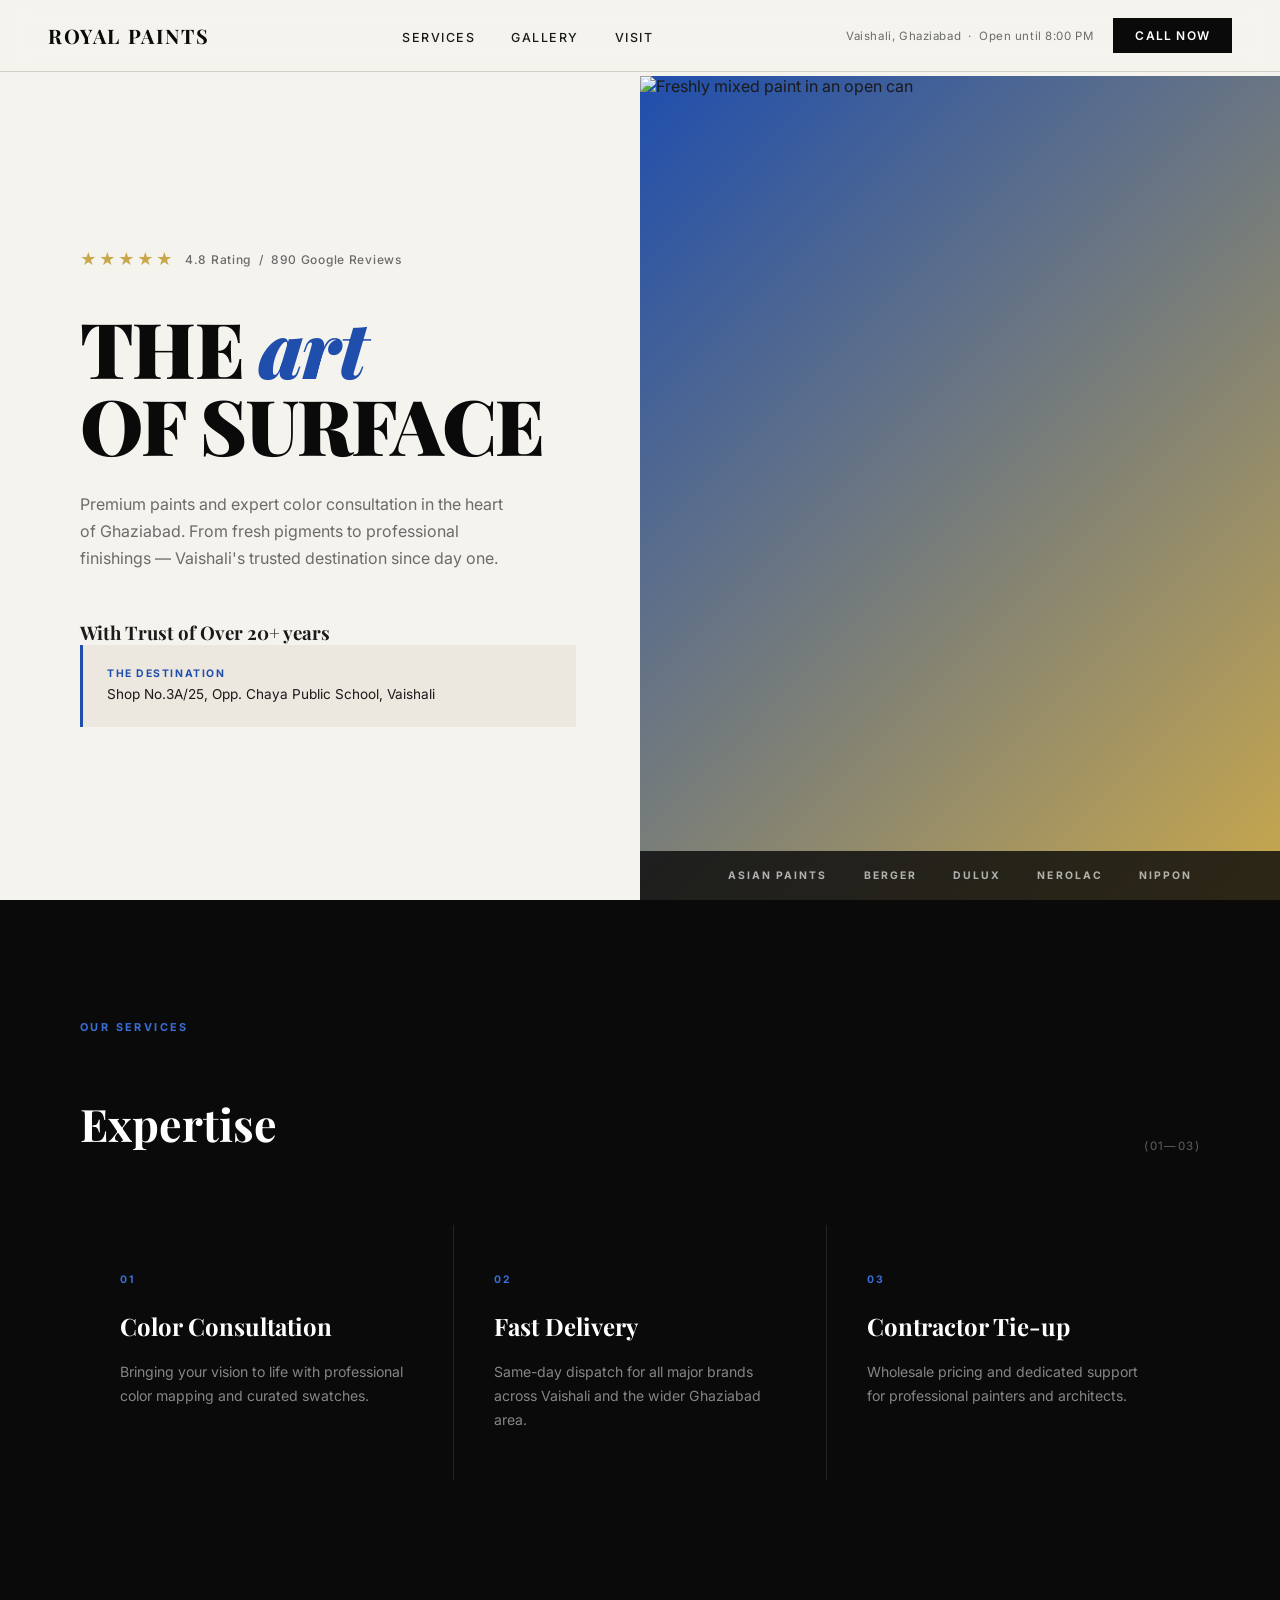
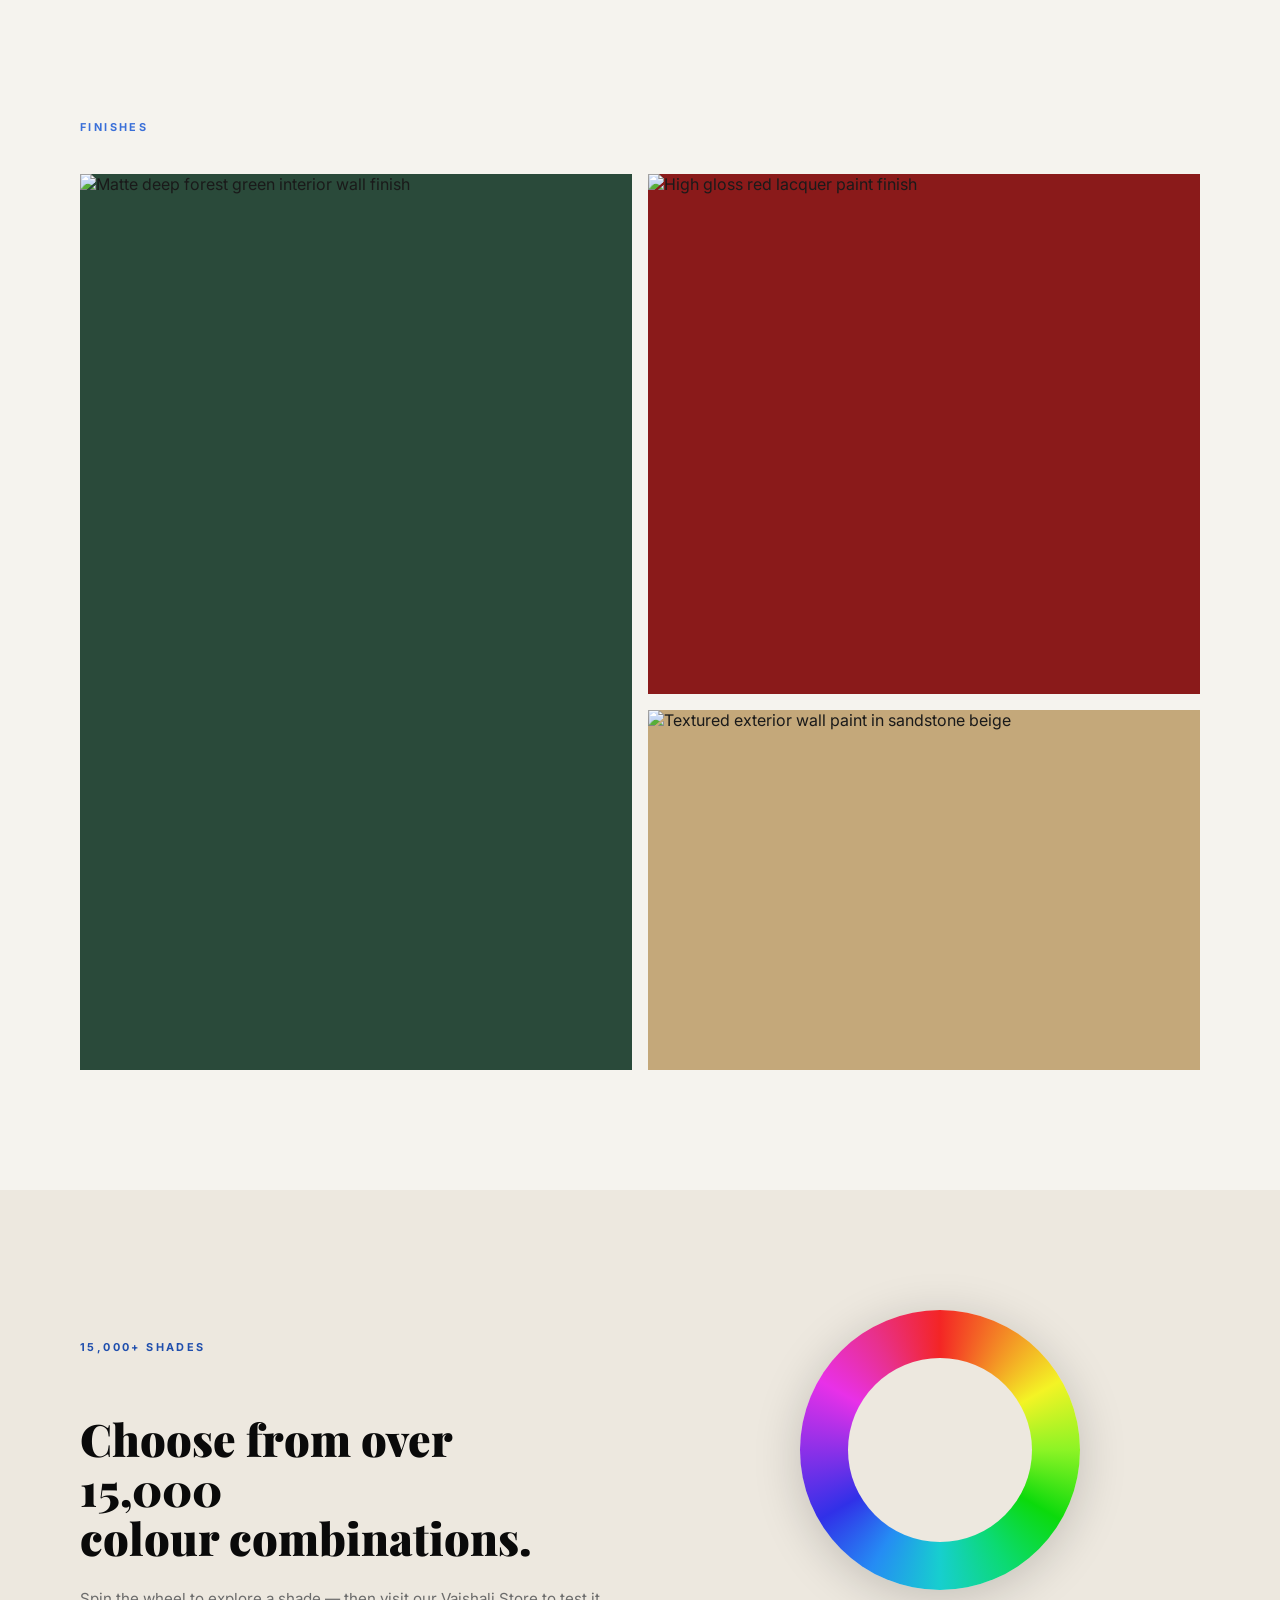
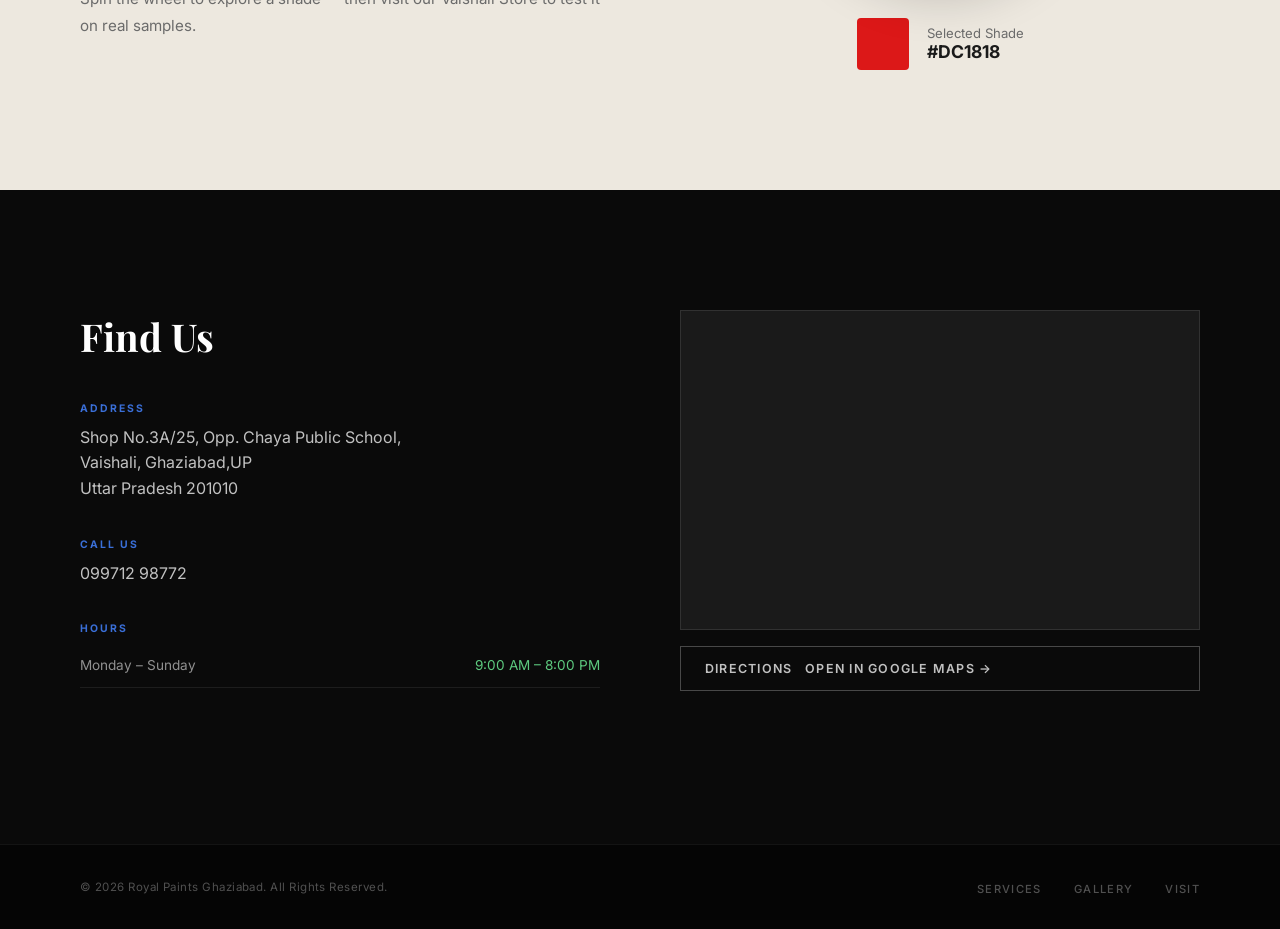
<file: index.html>
<!DOCTYPE html>
<html lang="en">
<head>
  <meta charset="UTF-8" />
  <meta name="viewport" content="width=device-width, initial-scale=1.0" />
  <title>Royal Paints — Premium Paint Store in Vaishali, Ghaziabad</title>
  <meta name="description" content="Royal Paints in Vaishali, Ghaziabad — premium paints, expert color consultation, and fast delivery. Asian Paints, Berger, Dulux, Nerolac. Call 099712 98772." />
  <link rel="preconnect" href="https://fonts.googleapis.com" />
  <link rel="preconnect" href="https://fonts.gstatic.com" crossorigin />
  <link href="https://fonts.googleapis.com/css2?family=Playfair+Display:ital,wght@0,400;0,700;0,900;1,400&family=Inter:wght@300;400;500;600&display=swap" rel="stylesheet" />
  <style>
    *, *::before, *::after { box-sizing: border-box; margin: 0; padding: 0; }

    :root {
      --black: #0a0a0a;
      --off-white: #f5f3ee;
      --cream: #ede8df;
      --accent: #1F4EAD;
      --accent-light: #3a6fd8;
      --gold: #c9a84c;
      --text: #1a1a1a;
      --muted: #6b6b6b;
      --border: #d4cfc6;
    }

    html { scroll-behavior: smooth; }

    body {
      font-family: 'Inter', sans-serif;
      background: var(--off-white);
      color: var(--text);
      overflow-x: hidden;
    }

    /* ── NAV ── */
    nav {
      position: fixed;
      top: 0; left: 0; right: 0;
      z-index: 100;
      display: flex;
      align-items: center;
      justify-content: space-between;
      padding: 18px 48px;
      background: rgba(245, 243, 238, 0.92);
      backdrop-filter: blur(12px);
      border-bottom: 1px solid var(--border);
    }

    .nav-logo {
      font-family: 'Playfair Display', serif;
      font-size: 1.25rem;
      font-weight: 700;
      letter-spacing: 0.08em;
      color: var(--black);
      text-transform: uppercase;
    }

    .nav-links {
      display: flex;
      gap: 36px;
      list-style: none;
    }

    .nav-links a {
      font-size: 0.78rem;
      font-weight: 500;
      letter-spacing: 0.12em;
      text-transform: uppercase;
      color: var(--text);
      text-decoration: none;
      transition: color 0.2s;
    }

    .nav-links a:hover { color: var(--accent); }

    .nav-right {
      display: flex;
      align-items: center;
      gap: 20px;
    }

    .nav-location {
      font-size: 0.72rem;
      color: var(--muted);
      letter-spacing: 0.05em;
    }

    .btn-call {
      background: var(--black);
      color: #fff;
      font-size: 0.75rem;
      font-weight: 600;
      letter-spacing: 0.1em;
      text-transform: uppercase;
      padding: 10px 22px;
      text-decoration: none;
      transition: background 0.2s;
    }

    .btn-call:hover { background: var(--accent); }

    /* ── HERO ── */
    .hero {
      min-height: 100vh;
      display: grid;
      grid-template-columns: 1fr 1fr;
      padding-top: 76px;
    }

    .hero-left {
      display: flex;
      flex-direction: column;
      justify-content: center;
      padding: 80px 64px 80px 80px;
    }

    .hero-rating {
      display: flex;
      align-items: center;
      gap: 10px;
      margin-bottom: 40px;
    }

    .stars { color: var(--gold); font-size: 1rem; letter-spacing: 2px; }

    .rating-text {
      font-size: 0.75rem;
      font-weight: 500;
      color: var(--muted);
      letter-spacing: 0.06em;
    }

    .hero-headline {
      font-family: 'Playfair Display', serif;
      font-size: clamp(3.2rem, 6vw, 5.5rem);
      font-weight: 900;
      line-height: 1.0;
      letter-spacing: -0.02em;
      color: var(--black);
      margin-bottom: 28px;
    }

    .hero-headline em {
      font-style: italic;
      color: var(--accent);
    }

    .hero-headline span.art { text-transform: uppercase; }

    .hero-sub {
      font-size: 1rem;
      color: var(--muted);
      line-height: 1.7;
      max-width: 440px;
      margin-bottom: 48px;
    }

    .hero-address {
      display: flex;
      align-items: flex-start;
      gap: 14px;
      padding: 22px 24px;
      background: var(--cream);
      border-left: 3px solid var(--accent);
    }

    .address-label {
      font-size: 0.65rem;
      font-weight: 700;
      letter-spacing: 0.15em;
      text-transform: uppercase;
      color: var(--accent);
      margin-bottom: 4px;
    }

    .address-text {
      font-size: 0.85rem;
      color: var(--text);
      line-height: 1.5;
    }

    .hero-right {
      position: relative;
      overflow: hidden;
    }

    .hero-right img {
      width: 100%;
      height: 100%;
      object-fit: cover;
      display: block;
    }

    .hero-brands {
      position: absolute;
      bottom: 0; left: 0; right: 0;
      background: rgba(10,10,10,0.82);
      backdrop-filter: blur(6px);
      display: flex;
      align-items: center;
      justify-content: center;
      gap: 36px;
      padding: 18px 32px;
    }

    .brand-tag {
      font-size: 0.65rem;
      font-weight: 700;
      letter-spacing: 0.2em;
      text-transform: uppercase;
      color: rgba(255,255,255,0.65);
    }

    /* ── SERVICES ── */
    #services {
      padding: 120px 80px;
      background: var(--black);
      color: #fff;
    }

    .section-eyebrow {
      font-size: 0.68rem;
      font-weight: 700;
      letter-spacing: 0.22em;
      text-transform: uppercase;
      color: var(--accent-light);
      margin-bottom: 60px;
    }

    .services-header {
      display: flex;
      align-items: flex-end;
      justify-content: space-between;
      margin-bottom: 72px;
    }

    .services-title {
      font-family: 'Playfair Display', serif;
      font-size: clamp(2rem, 3.5vw, 3rem);
      font-weight: 700;
      color: #fff;
    }

    .services-label {
      font-size: 0.72rem;
      letter-spacing: 0.12em;
      text-transform: uppercase;
      color: rgba(255,255,255,0.35);
    }

    .services-grid {
      display: grid;
      grid-template-columns: repeat(3, 1fr);
      gap: 1px;
      background: rgba(255,255,255,0.1);
    }

    .service-card {
      background: var(--black);
      padding: 48px 40px;
      transition: background 0.25s;
    }

    .service-card:hover { background: #111; }

    .service-num {
      font-size: 0.65rem;
      font-weight: 700;
      letter-spacing: 0.2em;
      text-transform: uppercase;
      color: var(--accent-light);
      margin-bottom: 24px;
    }

    .service-name {
      font-family: 'Playfair Display', serif;
      font-size: 1.5rem;
      font-weight: 700;
      color: #fff;
      margin-bottom: 18px;
    }

    .service-desc {
      font-size: 0.88rem;
      line-height: 1.7;
      color: rgba(255,255,255,0.5);
    }

    /* ── GALLERY ── */
    #gallery {
      padding: 120px 80px;
    }

    .gallery-grid {
      display: grid;
      grid-template-columns: 1fr 1fr;
      grid-template-rows: 520px 360px;
      gap: 16px;
    }

    .gallery-main {
      grid-row: span 2;
      overflow: hidden;
    }

    .gallery-main img, .gallery-thumb img {
      width: 100%;
      height: 100%;
      object-fit: cover;
      display: block;
      transition: transform 0.5s ease;
    }

    .gallery-main:hover img, .gallery-thumb:hover img { transform: scale(1.03); }

    .gallery-thumb { overflow: hidden; }

    /* ── COLOR PICKER ── */
    .color-section {
      padding: 120px 80px;
      background: var(--cream);
      display: grid;
      grid-template-columns: 1fr 1fr;
      gap: 80px;
      align-items: center;
    }

    .color-left h2 {
      font-family: 'Playfair Display', serif;
      font-size: clamp(2.2rem, 3.5vw, 3.2rem);
      font-weight: 900;
      line-height: 1.1;
      color: var(--black);
      margin-bottom: 24px;
    }

    .color-left p {
      font-size: 0.95rem;
      line-height: 1.75;
      color: var(--muted);
    }

    .color-wheel-wrapper {
      display: flex;
      flex-direction: column;
      align-items: center;
      gap: 28px;
    }

    .color-wheel-ring {
      width: 280px;
      height: 280px;
      border-radius: 50%;
      background: conic-gradient(
        hsl(0,90%,55%),
        hsl(30,90%,55%),
        hsl(60,90%,55%),
        hsl(90,90%,55%),
        hsl(120,90%,45%),
        hsl(150,90%,45%),
        hsl(180,80%,45%),
        hsl(210,90%,55%),
        hsl(240,80%,55%),
        hsl(270,80%,55%),
        hsl(300,80%,55%),
        hsl(330,80%,55%),
        hsl(360,90%,55%)
      );
      position: relative;
      cursor: crosshair;
      box-shadow: 0 8px 48px rgba(0,0,0,0.18);
    }

    .color-wheel-ring::after {
      content: '';
      position: absolute;
      inset: 48px;
      border-radius: 50%;
      background: var(--cream);
    }

    .color-chip {
      display: flex;
      align-items: center;
      gap: 18px;
    }

    .chip-swatch {
      width: 52px;
      height: 52px;
      border-radius: 4px;
      background: var(--accent);
      transition: background 0.3s;
    }

    .chip-info { font-size: 0.82rem; color: var(--muted); }
    .chip-hex { font-family: 'Inter', monospace; font-weight: 700; font-size: 1.1rem; color: var(--text); }

    /* ── CONTACT ── */
    #contact {
      padding: 120px 80px;
      background: var(--black);
      color: #fff;
      display: grid;
      grid-template-columns: 1fr 1fr;
      gap: 80px;
      align-items: start;
    }

    .contact-left h2 {
      font-family: 'Playfair Display', serif;
      font-size: clamp(2rem, 3vw, 2.8rem);
      font-weight: 700;
      color: #fff;
      margin-bottom: 40px;
    }

    .contact-block {
      margin-bottom: 36px;
    }

    .contact-label {
      font-size: 0.65rem;
      font-weight: 700;
      letter-spacing: 0.2em;
      text-transform: uppercase;
      color: var(--accent-light);
      margin-bottom: 10px;
    }

    .contact-value {
      font-size: 1rem;
      line-height: 1.6;
      color: rgba(255,255,255,0.75);
    }

    .contact-value a {
      color: rgba(255,255,255,0.75);
      text-decoration: none;
    }

    .contact-value a:hover { color: #fff; }

    .hours-row {
      display: flex;
      justify-content: space-between;
      padding: 10px 0;
      border-bottom: 1px solid rgba(255,255,255,0.08);
      font-size: 0.85rem;
      color: rgba(255,255,255,0.55);
    }

    .hours-row .open { color: #5dca7f; }

    .contact-right {
      display: flex;
      flex-direction: column;
      gap: 16px;
    }

    .map-placeholder {
      width: 100%;
      height: 320px;
      background: #1a1a1a;
      border: 1px solid rgba(255,255,255,0.1);
      display: flex;
      align-items: center;
      justify-content: center;
      position: relative;
      overflow: hidden;
    }

    .map-placeholder iframe {
      width: 100%; height: 100%; border: none; filter: grayscale(0.4) invert(0.85) hue-rotate(180deg);
    }

    .btn-directions {
      display: inline-flex;
      align-items: center;
      gap: 10px;
      background: transparent;
      border: 1px solid rgba(255,255,255,0.25);
      color: rgba(255,255,255,0.75);
      font-size: 0.78rem;
      font-weight: 600;
      letter-spacing: 0.1em;
      text-transform: uppercase;
      padding: 14px 24px;
      text-decoration: none;
      transition: all 0.2s;
    }

    .btn-directions:hover { background: var(--accent); border-color: var(--accent); color: #fff; }

    /* ── FOOTER ── */
    footer {
      background: #050505;
      padding: 32px 80px;
      display: flex;
      align-items: center;
      justify-content: space-between;
      border-top: 1px solid rgba(255,255,255,0.06);
    }

    .footer-copy {
      font-size: 0.72rem;
      color: rgba(255,255,255,0.3);
      letter-spacing: 0.04em;
    }

    .footer-links {
      display: flex;
      gap: 32px;
      list-style: none;
    }

    .footer-links a {
      font-size: 0.7rem;
      font-weight: 500;
      letter-spacing: 0.12em;
      text-transform: uppercase;
      color: rgba(255,255,255,0.3);
      text-decoration: none;
      transition: color 0.2s;
    }

    .footer-links a:hover { color: rgba(255,255,255,0.7); }

    /* ── RESPONSIVE ── */
    @media (max-width: 900px) {
      nav { padding: 16px 24px; }
      .nav-links { display: none; }
      .nav-location { display: none; }

      .hero { grid-template-columns: 1fr; min-height: auto; }
      .hero-left { padding: 48px 24px; }
      .hero-right { height: 320px; }

      #services { padding: 72px 24px; }
      .services-grid { grid-template-columns: 1fr; }
      .services-header { flex-direction: column; align-items: flex-start; gap: 8px; }

      #gallery { padding: 72px 24px; }
      .gallery-grid { grid-template-columns: 1fr; grid-template-rows: auto; }
      .gallery-main { grid-row: span 1; height: 300px; }
      .gallery-thumb { height: 220px; }

      .color-section { grid-template-columns: 1fr; padding: 72px 24px; gap: 48px; }

      #contact { grid-template-columns: 1fr; padding: 72px 24px; gap: 48px; }

      footer { flex-direction: column; gap: 16px; padding: 24px; text-align: center; }
    }
    h3{
      font-family: 'Playfair Display', serif;

    }
  </style>
</head>
<body>

<!-- ── NAV ── -->
<nav>
  <div class="nav-logo">Royal Paints</div>
  <ul class="nav-links">
    <li><a href="#services">Services</a></li>
    <li><a href="#gallery">Gallery</a></li>
    <li><a href="#contact">Visit</a></li>
  </ul>
  <div class="nav-right">
    <span class="nav-location">Vaishali, Ghaziabad &nbsp;·&nbsp; Open until 8:00 PM</span>
    <a class="btn-call" href="tel:09971298772">Call Now</a>
  </div>
</nav>

<!-- ── HERO ── -->
<section class="hero">
  <div class="hero-left">
    <div class="hero-rating">
      <span class="stars">★★★★★</span>
      <span class="rating-text">4.8 Rating &nbsp;/&nbsp; 890 Google Reviews</span>
    </div>

    <h1 class="hero-headline">
      THE <em>art</em><br>
      <span class="art">OF SURFACE</span>
    </h1>

    <p class="hero-sub">
      Premium paints and expert color consultation in the heart of Ghaziabad.
      From fresh pigments to professional finishings — Vaishali's trusted destination since day one.
    </p>
    <h3>With Trust of Over 20+ years</h3>

    <div class="hero-address">
      <div>
        <div class="address-label">The Destination</div>
        <div class="address-text">Shop No.3A/25, Opp. Chaya Public School, Vaishali</div>
      </div>
    </div>
  </div>

  <div class="hero-right">
    <img
      src="https://royalpaints.lovable.app/assets/hero-paint-GdsQw3n-.jpg"
      alt="Freshly mixed paint in an open can"
      onerror="this.style.background='linear-gradient(135deg,#1F4EAD 0%,#c9a84c 100%)';this.removeAttribute('src')"
    />
    <div class="hero-brands">
      <span class="brand-tag">Asian Paints</span>
      <span class="brand-tag">Berger</span>
      <span class="brand-tag">Dulux</span>
      <span class="brand-tag">Nerolac</span>
      <span class="brand-tag">Nippon</span>
    </div>
  </div>
</section>

<!-- ── SERVICES ── -->
<section id="services">
  <div class="section-eyebrow">Our Services</div>
  <div class="services-header">
    <h2 class="services-title">Expertise</h2>
    <span class="services-label">(01—03)</span>
  </div>
  <div class="services-grid">
    <div class="service-card">
      <div class="service-num">01</div>
      <div class="service-name">Color Consultation</div>
      <p class="service-desc">Bringing your vision to life with professional color mapping and curated swatches.</p>
    </div>
    <div class="service-card">
      <div class="service-num">02</div>
      <div class="service-name">Fast Delivery</div>
      <p class="service-desc">Same-day dispatch for all major brands across Vaishali and the wider Ghaziabad area.</p>
    </div>
    <div class="service-card">
      <div class="service-num">03</div>
      <div class="service-name">Contractor Tie-up</div>
      <p class="service-desc">Wholesale pricing and dedicated support for professional painters and architects.</p>
    </div>
  </div>
</section>

<!-- ── GALLERY ── -->
<section id="gallery">
  <div class="section-eyebrow" style="margin-bottom:40px;">Finishes</div>
  <div class="gallery-grid">
    <div class="gallery-main">
      <img
        src="https://royalpaints.lovable.app/assets/finish-matte-D2M4fE_w.jpg"
        alt="Matte deep forest green interior wall finish"
        onerror="this.style.background='#2a4a3a';this.removeAttribute('src')"
      />
    </div>
    <div class="gallery-thumb">
      <img
        src="https://royalpaints.lovable.app/assets/finish-gloss-CsJoF4FB.jpg"
        alt="High gloss red lacquer paint finish"
        onerror="this.style.background='#8a1a1a';this.removeAttribute('src')"
      />
    </div>
    <div class="gallery-thumb">
      <img
        src="https://royalpaints.lovable.app/assets/finish-textured-B41bE3mF.jpg"
        alt="Textured exterior wall paint in sandstone beige"
        onerror="this.style.background='#c4a87a';this.removeAttribute('src')"
      />
    </div>
  </div>
</section>

<!-- ── COLOR PICKER ── -->
<section class="color-section">
  <div class="color-left">
    <div class="section-eyebrow" style="color:var(--accent);">15,000+ Shades</div>
    <h2>Choose from over 15,000<br>colour combinations.</h2>
    <p>Spin the wheel to explore a shade — then visit our Vaishali Store to test it on real samples.</p>
  </div>
  <div class="color-wheel-wrapper">
    <div class="color-wheel-ring" id="colorWheel" title="Click to pick a shade"></div>
    <div class="color-chip">
      <div class="chip-swatch" id="chipSwatch"></div>
      <div>
        <div class="chip-info">Selected Shade</div>
        <div class="chip-hex" id="chipHex">#1F4EAD</div>
      </div>
    </div>
  </div>
</section>

<!-- ── CONTACT ── -->
<section id="contact">
  <div class="contact-left">
    <h2>Find Us</h2>

    <div class="contact-block">
      <div class="contact-label">Address</div>
      <div class="contact-value">
        Shop No.3A/25, Opp. Chaya Public School,<br>
        Vaishali, Ghaziabad,UP<br>
        Uttar Pradesh 201010
      </div>
    </div>

    <div class="contact-block">
      <div class="contact-label">Call Us</div>
      <div class="contact-value"><a href="tel:09971298772">099712 98772</a></div>
    </div>

    <div class="contact-block">
      <div class="contact-label">Hours</div>
      <div class="contact-value">
        <div class="hours-row"><span>Monday – Sunday</span><span class="open">9:00 AM – 8:00 PM</span></div>
      </div>
    </div>
  </div>

  <div class="contact-right">
    <div class="map-placeholder">
      <iframe
        title="Royal Paints location"
        src="https://www.google.com/maps?q=Royal+Paints+Vaishali+Ghaziabad+Uttar+Pradesh&output=embed"
        allowfullscreen
        loading="lazy"
      ></iframe>
    </div>
    <a
      class="btn-directions"
      href="https://www.google.com/maps/search/?api=1&query=Royal+Paints+Vaishali+Ghaziabad"
      target="_blank"
      rel="noopener"
    >
      Directions &nbsp; Open in Google Maps →
    </a>
  </div>
</section>

<!-- ── FOOTER ── -->
<footer>
  <span class="footer-copy">© 2026 Royal Paints Ghaziabad. All Rights Reserved.</span>
  <ul class="footer-links">
    <li><a href="#services">Services</a></li>
    <li><a href="#gallery">Gallery</a></li>
    <li><a href="#contact">Visit</a></li>
  </ul>
</footer>

<script>
  // Simple color-wheel interaction
  const hues = [0,20,40,60,90,120,150,180,210,240,270,300,330];
  const sats = [90,80,75];

  const wheel = document.getElementById('colorWheel');
  const swatch = document.getElementById('chipSwatch');
  const hex = document.getElementById('chipHex');

  function hslToHex(h, s, l) {
    s /= 100; l /= 100;
    const a = s * Math.min(l, 1 - l);
    const f = n => {
      const k = (n + h / 30) % 12;
      const color = l - a * Math.max(Math.min(k - 3, 9 - k, 1), -1);
      return Math.round(255 * color).toString(16).padStart(2, '0');
    };
    return `#${f(0)}${f(8)}${f(4)}`;
  }

  let idx = 0;
  const palette = hues.flatMap(h => sats.map(s => hslToHex(h, s, 48)));

  // Initialise with accent colour
  swatch.style.background = '#1F4EAD';

  wheel.addEventListener('click', () => {
    idx = (idx + 1) % palette.length;
    const color = palette[idx];
    swatch.style.background = color;
    hex.textContent = color.toUpperCase();
  });

  // Auto-spin on load
  setInterval(() => {
    idx = (idx + 1) % palette.length;
    const color = palette[idx];
    swatch.style.background = color;
    hex.textContent = color.toUpperCase();
  }, 2000);
</script>

</body>
</html>
</file>
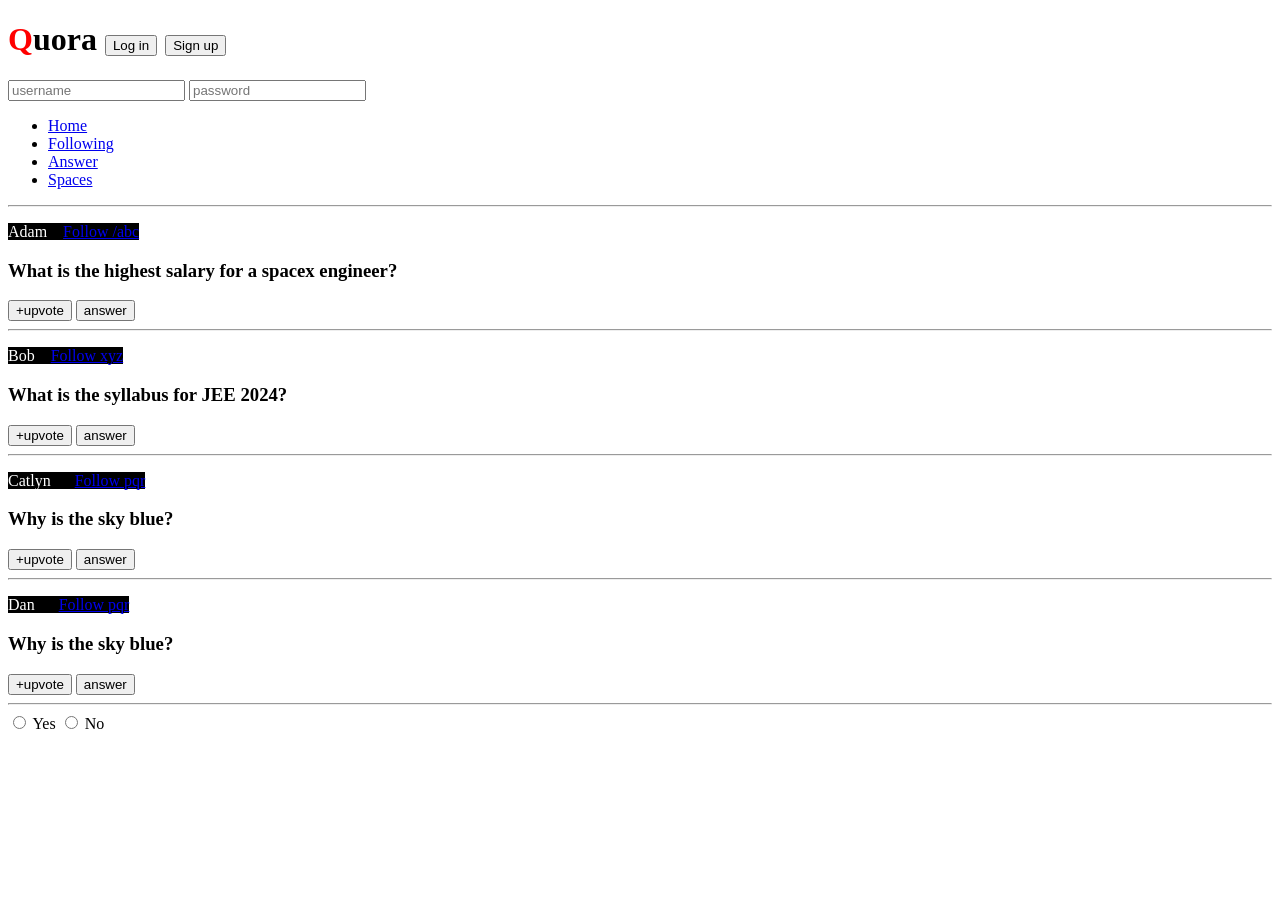
<file: index2.html>
<!DOCTYPE html>
<html lang="en">
  <head>
    <meta charset="UTF-8" />
    <meta http-equiv="X-UA-Compatible" content="IE=edge" />
    <meta name="viewport" content="width=device-width, initial-scale=1.0" />
    <title>CSS Chapter2</title>
    <link rel="stylesheet" href="style.css">
  </head>
  <body>
    <header>
        <h1>Quora 
            <button id="login">Log in</button>
            <button id="signup">Sign up</button>
        </h1>
        <div>
            <input type="text" placeholder="username">
            <input type="password" placeholder="password">
        </div>
        <nav>
            <ul>
                <li><a href="/home">Home</a></li>
                <li><a href="/following">Following</a></li>
                <li><a href="/answer">Answer</a></li>
                <li><a href="/spaces">Spaces</a></li>
            </ul>
        </nav>
        <hr>
    </header>
    <main>
        <p>
        Adam &nbsp;&nbsp;
        <a class="follow" href="/adam">Follow /abc</a></span>
        </p>
        <h3>What is the highest salary for a spacex engineer?</h3>
        <span>
            <button>+upvote</button>
            <button>answer</button>
        </span>
        <hr />

        <p>
        Bob &nbsp;&nbsp;
        <a class="follow" href="/bob">Follow xyz</a>
        </p>
        <h3>What is the syllabus for JEE 2024?</h3>
        <span>
            <button>+upvote</button>
            <button>answer</button>
        </span>
        <hr />

        <p>
        Catlyn &nbsp;&nbsp;&nbsp;&nbsp;
        <a class="follow" href="/catlyn">Follow pqr</a>
        </p>
        <h3>Why is the sky blue?</h3>
        <span>
            <button>+upvote</button>
            <button>answer</button>
        </span>
        <hr />

        <p>
            Dan &nbsp;&nbsp;&nbsp;&nbsp;
            <a class="follow" href="/dan">Follow pqr</a>
            </p>
            <h3>Why is the sky blue?</h3>
            <span>
                <button>+upvote</button>
                <button>answer</button>
            </span>
            <hr />

            <input type="radio" id="yes" name="agree">
            <label for="yes">Yes</label>
            <input type="radio" id="no" name="agree">
            <label for="No">No</label>
            


    </main>
  </body>
</html>
</file>
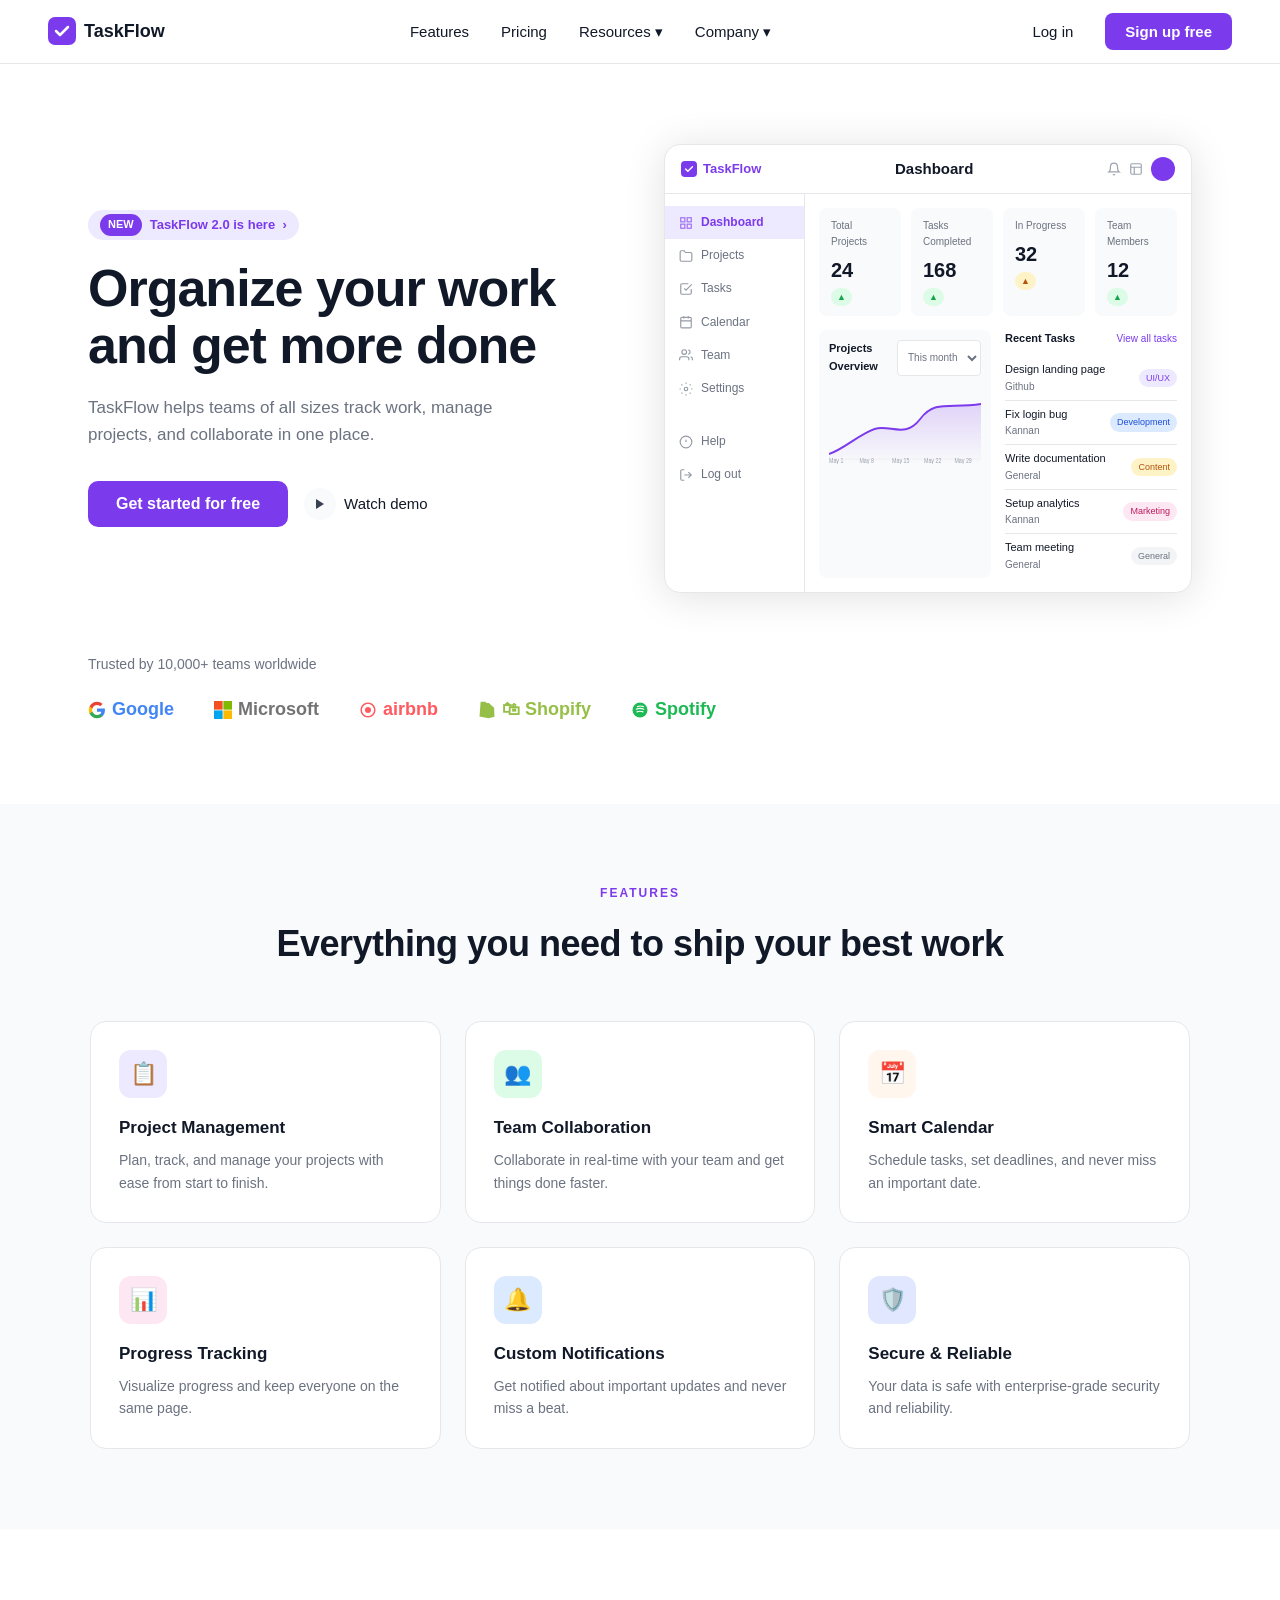
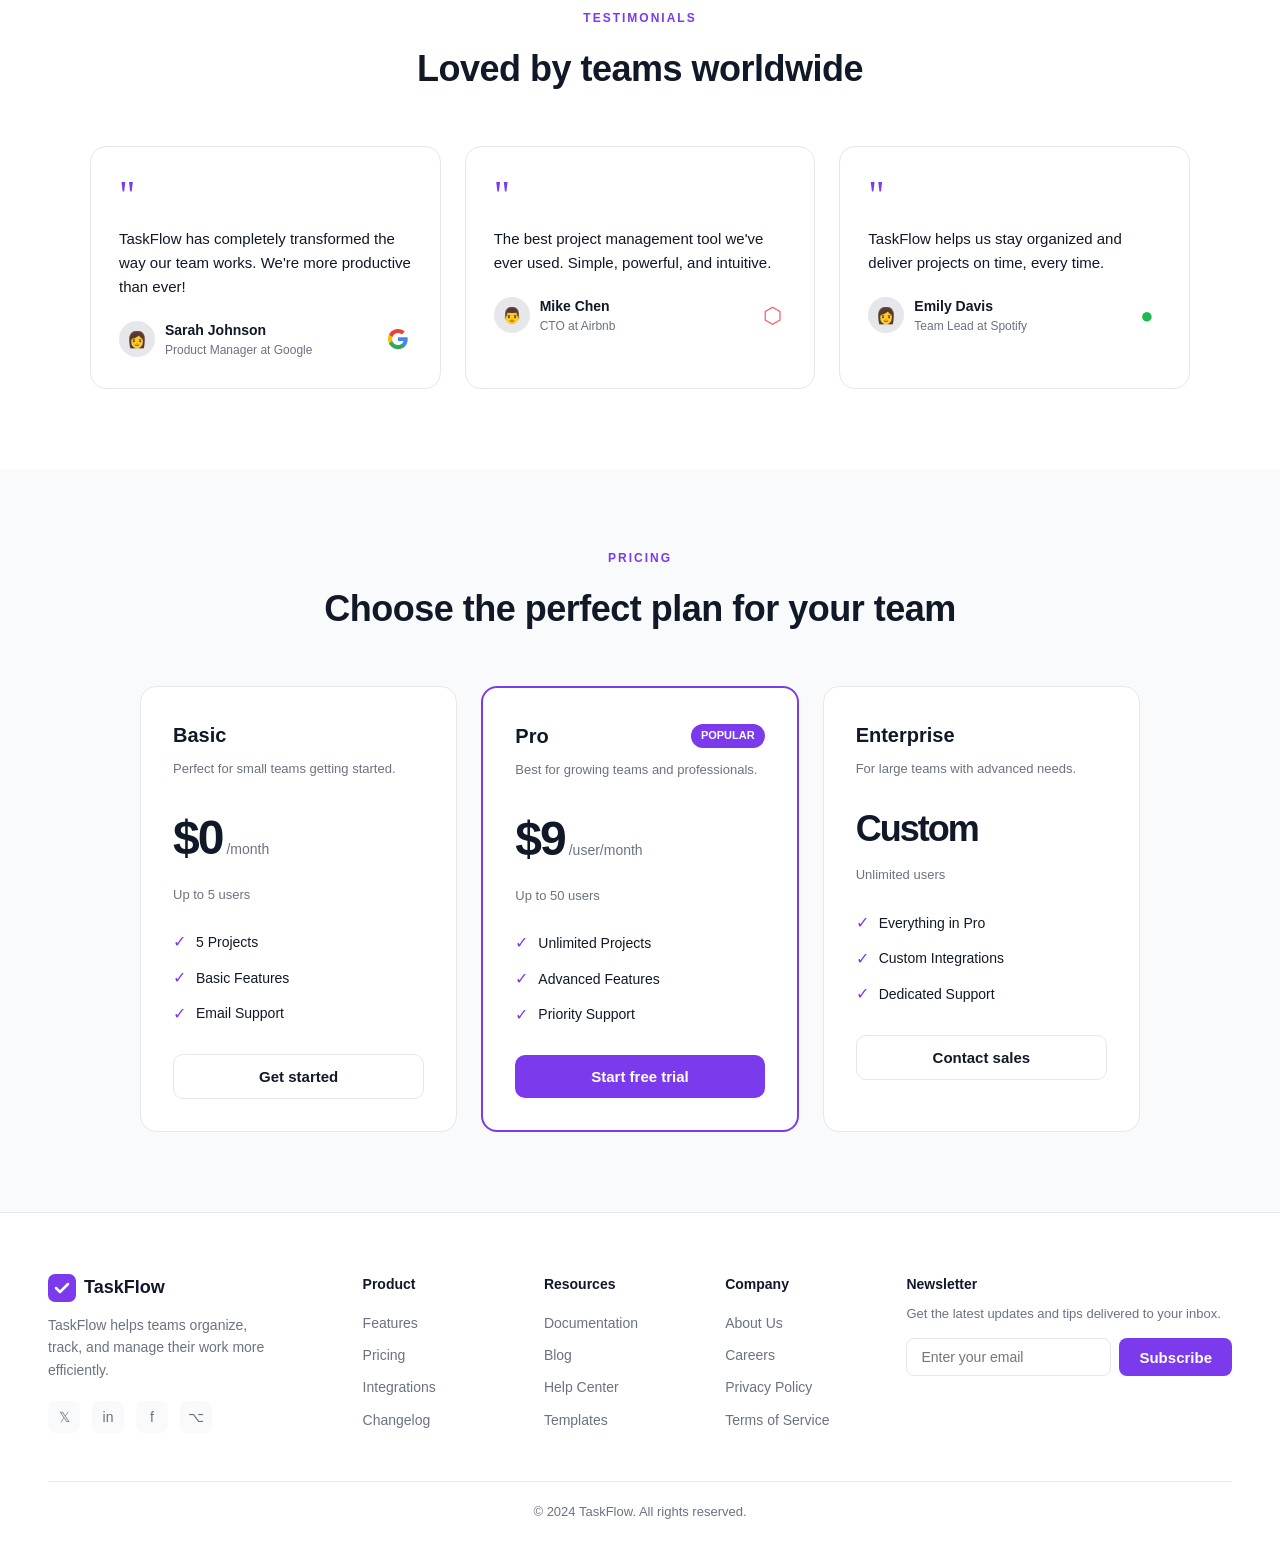
<file: nav.html>
<!DOCTYPE html>
<html lang="en">
<head>
<meta charset="UTF-8" />
<meta name="viewport" content="width=device-width, initial-scale=1.0" />
<title>TaskFlow – Organize your work and get more done</title>
<style>
  *, *::before, *::after { box-sizing: border-box; margin: 0; padding: 0; }

  :root {
    --purple: #7c3aed;
    --purple-light: #ede9fe;
    --purple-dark: #5b21b6;
    --green: #22c55e;
    --orange: #f97316;
    --blue: #3b82f6;
    --pink: #ec4899;
    --yellow: #eab308;
    --text: #111827;
    --muted: #6b7280;
    --border: #e5e7eb;
    --bg: #ffffff;
    --bg-soft: #f9fafb;
  }

  body { font-family: -apple-system, BlinkMacSystemFont, 'Segoe UI', sans-serif; color: var(--text); background: var(--bg); line-height: 1.6; }

  a { text-decoration: none; color: inherit; }

  /* ── NAV ── */
  nav {
    display: flex; align-items: center; justify-content: space-between;
    padding: 0 48px; height: 64px; border-bottom: 1px solid var(--border);
    position: sticky; top: 0; background: #fff; z-index: 100;
  }
  .nav-logo { display: flex; align-items: center; gap: 8px; font-weight: 700; font-size: 18px; }
  .nav-logo svg { width: 28px; height: 28px; }
  .nav-links { display: flex; align-items: center; gap: 32px; font-size: 15px; color: var(--text); }
  .nav-links a { display: flex; align-items: center; gap: 4px; }
  .nav-links a:hover { color: var(--purple); }
  .nav-actions { display: flex; align-items: center; gap: 16px; }
  .btn-ghost { font-size: 15px; color: var(--text); padding: 8px 16px; border-radius: 8px; }
  .btn-ghost:hover { background: var(--bg-soft); }
  .btn-primary { background: var(--purple); color: #fff; padding: 10px 20px; border-radius: 8px; font-size: 15px; font-weight: 600; border: none; cursor: pointer; }
  .btn-primary:hover { background: var(--purple-dark); }

  /* ── HERO ── */
  .hero {
    display: grid; grid-template-columns: 1fr 1fr; gap: 48px; align-items: center;
    max-width: 1200px; margin: 0 auto; padding: 80px 48px 60px;
  }
  .hero-badge {
    display: inline-flex; align-items: center; gap: 8px;
    background: var(--purple-light); color: var(--purple); font-size: 13px; font-weight: 600;
    padding: 4px 12px; border-radius: 99px; margin-bottom: 20px;
  }
  .hero-badge .badge-new { background: var(--purple); color: #fff; padding: 2px 8px; border-radius: 99px; font-size: 11px; }
  .hero h1 { font-size: 52px; font-weight: 800; line-height: 1.1; letter-spacing: -1px; margin-bottom: 20px; }
  .hero p { font-size: 17px; color: var(--muted); margin-bottom: 32px; max-width: 420px; }
  .hero-ctas { display: flex; align-items: center; gap: 16px; }
  .btn-hero { background: var(--purple); color: #fff; padding: 14px 28px; border-radius: 10px; font-size: 16px; font-weight: 600; border: none; cursor: pointer; }
  .btn-hero:hover { background: var(--purple-dark); }
  .btn-demo { display: flex; align-items: center; gap: 8px; font-size: 15px; color: var(--text); font-weight: 500; }
  .btn-demo:hover { color: var(--purple); }
  .play-icon { width: 32px; height: 32px; background: var(--bg-soft); border-radius: 50%; display: flex; align-items: center; justify-content: center; }

  /* ── TRUST ── */
  .trust { max-width: 1200px; margin: 0 auto; padding: 0 48px 80px; }
  .trust p { font-size: 14px; color: var(--muted); margin-bottom: 20px; }
  .trust-logos { display: flex; align-items: center; gap: 40px; flex-wrap: wrap; }
  .trust-logo { font-size: 18px; font-weight: 700; color: #9ca3af; display: flex; align-items: center; gap: 6px; }
  .trust-logo.google { color: #4285f4; }
  .trust-logo.microsoft { color: #737373; }
  .trust-logo.airbnb { color: #ff5a5f; }
  .trust-logo.shopify { color: #96bf48; }
  .trust-logo.spotify { color: #1db954; }

  /* ── DASHBOARD MOCKUP ── */
  .dashboard {
    background: #fff; border-radius: 16px; box-shadow: 0 4px 40px rgba(0,0,0,0.12);
    overflow: hidden; font-size: 12px; border: 1px solid var(--border);
  }
  .dash-top { display: flex; align-items: center; justify-content: space-between; padding: 12px 16px; border-bottom: 1px solid var(--border); }
  .dash-brand { display: flex; align-items: center; gap: 6px; font-weight: 700; font-size: 13px; color: var(--purple); }
  .dash-title { font-size: 15px; font-weight: 700; }
  .dash-icons { display: flex; gap: 8px; align-items: center; }
  .dash-avatar { width: 24px; height: 24px; background: var(--purple); border-radius: 50%; }
  .dash-body { display: grid; grid-template-columns: 140px 1fr; }
  .dash-sidebar { border-right: 1px solid var(--border); padding: 12px 0; }
  .dash-nav-item { padding: 7px 14px; font-size: 12px; color: var(--muted); display: flex; align-items: center; gap: 8px; cursor: pointer; }
  .dash-nav-item.active { color: var(--purple); background: var(--purple-light); border-radius: 0; font-weight: 600; }
  .dash-nav-item svg { width: 14px; height: 14px; opacity: 0.7; }
  .dash-main { padding: 14px; }
  .dash-stats { display: grid; grid-template-columns: repeat(4, 1fr); gap: 10px; margin-bottom: 14px; }
  .stat-card { background: var(--bg-soft); border-radius: 8px; padding: 10px 12px; }
  .stat-label { font-size: 10px; color: var(--muted); margin-bottom: 4px; }
  .stat-val { font-size: 20px; font-weight: 800; }
  .stat-badge { font-size: 9px; padding: 2px 6px; border-radius: 99px; display: inline-block; margin-top: 2px; }
  .badge-a { background: #dcfce7; color: #16a34a; }
  .dash-bottom { display: grid; grid-template-columns: 1fr 1fr; gap: 14px; }
  .chart-area { background: var(--bg-soft); border-radius: 8px; padding: 10px; }
  .chart-header { display: flex; justify-content: space-between; font-size: 11px; font-weight: 600; margin-bottom: 8px; }
  .chart-select { font-size: 10px; color: var(--muted); border: 1px solid var(--border); border-radius: 4px; padding: 2px 6px; background: #fff; }
  .chart-svg { width: 100%; height: 80px; }
  .task-list-head { display: flex; justify-content: space-between; align-items: center; margin-bottom: 8px; }
  .task-list-head span { font-size: 11px; font-weight: 600; }
  .view-all { font-size: 10px; color: var(--purple); }
  .task-item { display: flex; align-items: center; justify-content: space-between; padding: 5px 0; border-bottom: 1px solid var(--border); }
  .task-item:last-child { border-bottom: none; }
  .task-name { font-size: 11px; font-weight: 500; }
  .task-sub { font-size: 10px; color: var(--muted); }
  .tag { font-size: 9px; padding: 2px 7px; border-radius: 99px; }
  .tag-ui { background: #ede9fe; color: var(--purple); }
  .tag-dev { background: #dbeafe; color: #1d4ed8; }
  .tag-content { background: #fef3c7; color: #b45309; }
  .tag-marketing { background: #fce7f3; color: #be185d; }
  .tag-general { background: #f3f4f6; color: var(--muted); }
  .dash-footer { border-top: 1px solid var(--border); padding: 8px 14px; }
  .dash-footer-items { display: flex; flex-direction: column; gap: 4px; }
  .dash-footer-item { font-size: 11px; color: var(--muted); padding: 4px 0; display: flex; align-items: center; gap: 8px; }

  /* ── FEATURES ── */
  .features { background: var(--bg-soft); padding: 80px 48px; }
  .section-eyebrow { text-align: center; font-size: 12px; font-weight: 700; letter-spacing: 2px; text-transform: uppercase; color: var(--purple); margin-bottom: 12px; }
  .section-title { text-align: center; font-size: 36px; font-weight: 800; letter-spacing: -0.5px; margin-bottom: 48px; }
  .features-grid { display: grid; grid-template-columns: repeat(3, 1fr); gap: 24px; max-width: 1100px; margin: 0 auto; }
  .feature-card { background: #fff; border-radius: 16px; padding: 28px; border: 1px solid var(--border); }
  .feature-icon { width: 48px; height: 48px; border-radius: 12px; display: flex; align-items: center; justify-content: center; margin-bottom: 16px; font-size: 22px; }
  .icon-purple { background: #ede9fe; }
  .icon-green { background: #dcfce7; }
  .icon-orange { background: #fff7ed; }
  .icon-pink { background: #fce7f3; }
  .icon-blue { background: #dbeafe; }
  .icon-indigo { background: #e0e7ff; }
  .feature-card h3 { font-size: 17px; font-weight: 700; margin-bottom: 8px; }
  .feature-card p { font-size: 14px; color: var(--muted); line-height: 1.6; }

  /* ── TESTIMONIALS ── */
  .testimonials { padding: 80px 48px; }
  .testimonials-grid { display: grid; grid-template-columns: repeat(3, 1fr); gap: 24px; max-width: 1100px; margin: 0 auto; }
  .testimonial-card { background: #fff; border-radius: 16px; padding: 28px; border: 1px solid var(--border); }
  .quote-icon { color: var(--purple); font-size: 40px; line-height: 1; margin-bottom: 12px; font-family: Georgia, serif; }
  .testimonial-card p { font-size: 15px; color: var(--text); margin-bottom: 20px; line-height: 1.6; }
  .testimonial-author { display: flex; align-items: center; justify-content: space-between; }
  .author-info { display: flex; align-items: center; gap: 10px; }
  .author-avatar { width: 36px; height: 36px; border-radius: 50%; background: var(--border); display: flex; align-items: center; justify-content: center; font-size: 16px; }
  .author-name { font-size: 14px; font-weight: 700; }
  .author-title { font-size: 12px; color: var(--muted); }
  .company-icon { width: 28px; height: 28px; display: flex; align-items: center; justify-content: center; font-size: 18px; }

  /* ── PRICING ── */
  .pricing { background: var(--bg-soft); padding: 80px 48px; }
  .pricing-grid { display: grid; grid-template-columns: repeat(3, 1fr); gap: 24px; max-width: 1000px; margin: 0 auto; }
  .pricing-card { background: #fff; border-radius: 16px; padding: 32px; border: 1px solid var(--border); }
  .pricing-card.popular { border: 2px solid var(--purple); }
  .pricing-header { display: flex; align-items: center; justify-content: space-between; margin-bottom: 8px; }
  .plan-name { font-size: 20px; font-weight: 800; }
  .popular-badge { background: var(--purple); color: #fff; font-size: 11px; font-weight: 700; padding: 3px 10px; border-radius: 99px; }
  .plan-desc { font-size: 13px; color: var(--muted); margin-bottom: 20px; }
  .plan-price { display: flex; align-items: baseline; gap: 4px; margin-bottom: 8px; }
  .price-big { font-size: 48px; font-weight: 800; letter-spacing: -2px; }
  .price-period { font-size: 14px; color: var(--muted); }
  .plan-limit { font-size: 13px; color: var(--muted); margin-bottom: 24px; }
  .plan-features { list-style: none; margin-bottom: 28px; display: flex; flex-direction: column; gap: 10px; }
  .plan-features li { display: flex; align-items: center; gap: 10px; font-size: 14px; }
  .check { color: var(--purple); font-size: 16px; }
  .btn-plan { width: 100%; padding: 13px; border-radius: 10px; font-size: 15px; font-weight: 600; cursor: pointer; text-align: center; border: 1px solid var(--border); background: #fff; color: var(--text); }
  .btn-plan:hover { background: var(--bg-soft); }
  .btn-plan-purple { background: var(--purple); color: #fff; border: none; }
  .btn-plan-purple:hover { background: var(--purple-dark); }

  /* ── FOOTER ── */
  footer { background: #fff; border-top: 1px solid var(--border); padding: 60px 48px 32px; }
  .footer-grid { display: grid; grid-template-columns: 2fr 1fr 1fr 1fr 2fr; gap: 48px; margin-bottom: 40px; }
  .footer-brand p { font-size: 14px; color: var(--muted); margin: 12px 0 20px; max-width: 220px; line-height: 1.6; }
  .footer-socials { display: flex; gap: 12px; }
  .social-icon { width: 32px; height: 32px; background: var(--bg-soft); border-radius: 8px; display: flex; align-items: center; justify-content: center; font-size: 14px; color: var(--muted); }
  .social-icon:hover { background: var(--purple-light); color: var(--purple); }
  .footer-col h4 { font-size: 14px; font-weight: 700; margin-bottom: 16px; }
  .footer-col a { display: block; font-size: 14px; color: var(--muted); margin-bottom: 10px; }
  .footer-col a:hover { color: var(--purple); }
  .footer-newsletter h4 { font-size: 14px; font-weight: 700; margin-bottom: 8px; }
  .footer-newsletter p { font-size: 13px; color: var(--muted); margin-bottom: 14px; }
  .newsletter-form { display: flex; gap: 8px; }
  .newsletter-input { flex: 1; padding: 10px 14px; border: 1px solid var(--border); border-radius: 8px; font-size: 14px; outline: none; }
  .newsletter-input:focus { border-color: var(--purple); }
  .footer-bottom { border-top: 1px solid var(--border); padding-top: 20px; text-align: center; font-size: 13px; color: var(--muted); }
</style>
</head>
<body>

<!-- NAV -->
<nav>
  <div class="nav-logo">
    <svg viewBox="0 0 28 28" fill="none" xmlns="http://www.w3.org/2000/svg">
      <rect width="28" height="28" rx="7" fill="#7c3aed"/>
      <path d="M8 14l4 4 8-8" stroke="#fff" stroke-width="2.5" stroke-linecap="round" stroke-linejoin="round"/>
    </svg>
    TaskFlow
  </div>
  <div class="nav-links">
    <a href="#">Features</a>
    <a href="#">Pricing</a>
    <a href="#">Resources ▾</a>
    <a href="#">Company ▾</a>
  </div>
  <div class="nav-actions">
    <a href="#" class="btn-ghost">Log in</a>
    <button class="btn-primary">Sign up free</button>
  </div>
</nav>

<!-- HERO -->
<section>
  <div class="hero">
    <div class="hero-left">
      <div class="hero-badge">
        <span class="badge-new">NEW</span>
        TaskFlow 2.0 is here &nbsp;›
      </div>
      <h1>Organize your work and get more done</h1>
      <p>TaskFlow helps teams of all sizes track work, manage projects, and collaborate in one place.</p>
      <div class="hero-ctas">
        <button class="btn-hero">Get started for free</button>
        <a href="#" class="btn-demo">
          <div class="play-icon">
            <svg width="10" height="12" viewBox="0 0 10 12" fill="none"><path d="M1 1l8 5-8 5V1z" fill="#374151"/></svg>
          </div>
          Watch demo
        </a>
      </div>
    </div>

    <!-- Dashboard mockup -->
    <div class="dashboard">
      <div class="dash-top">
        <div class="dash-brand">
          <svg width="16" height="16" viewBox="0 0 28 28" fill="none"><rect width="28" height="28" rx="7" fill="#7c3aed"/><path d="M8 14l4 4 8-8" stroke="#fff" stroke-width="2.5" stroke-linecap="round" stroke-linejoin="round"/></svg>
          TaskFlow
        </div>
        <div class="dash-title">Dashboard</div>
        <div class="dash-icons">
          <svg width="14" height="14" viewBox="0 0 24 24" fill="none" stroke="#9ca3af" stroke-width="2"><path d="M18 8A6 6 0 0 0 6 8c0 7-3 9-3 9h18s-3-2-3-9M13.73 21a2 2 0 0 1-3.46 0"/></svg>
          <svg width="14" height="14" viewBox="0 0 24 24" fill="none" stroke="#9ca3af" stroke-width="2"><rect x="3" y="3" width="18" height="18" rx="2"/><path d="M3 9h18M9 21V9"/></svg>
          <div class="dash-avatar"></div>
        </div>
      </div>
      <div class="dash-body">
        <div class="dash-sidebar">
          <div class="dash-nav-item active">
            <svg viewBox="0 0 24 24" fill="none" stroke="currentColor" stroke-width="2"><rect x="3" y="3" width="7" height="7"/><rect x="14" y="3" width="7" height="7"/><rect x="3" y="14" width="7" height="7"/><rect x="14" y="14" width="7" height="7"/></svg>
            Dashboard
          </div>
          <div class="dash-nav-item">
            <svg viewBox="0 0 24 24" fill="none" stroke="currentColor" stroke-width="2"><path d="M22 19a2 2 0 0 1-2 2H4a2 2 0 0 1-2-2V5a2 2 0 0 1 2-2h5l2 3h9a2 2 0 0 1 2 2z"/></svg>
            Projects
          </div>
          <div class="dash-nav-item">
            <svg viewBox="0 0 24 24" fill="none" stroke="currentColor" stroke-width="2"><path d="M9 11l3 3L22 4"/><path d="M21 12v7a2 2 0 0 1-2 2H5a2 2 0 0 1-2-2V5a2 2 0 0 1 2-2h11"/></svg>
            Tasks
          </div>
          <div class="dash-nav-item">
            <svg viewBox="0 0 24 24" fill="none" stroke="currentColor" stroke-width="2"><rect x="3" y="4" width="18" height="18" rx="2"/><path d="M16 2v4M8 2v4M3 10h18"/></svg>
            Calendar
          </div>
          <div class="dash-nav-item">
            <svg viewBox="0 0 24 24" fill="none" stroke="currentColor" stroke-width="2"><path d="M17 21v-2a4 4 0 0 0-4-4H5a4 4 0 0 0-4 4v2"/><circle cx="9" cy="7" r="4"/><path d="M23 21v-2a4 4 0 0 0-3-3.87M16 3.13a4 4 0 0 1 0 7.75"/></svg>
            Team
          </div>
          <div class="dash-nav-item">
            <svg viewBox="0 0 24 24" fill="none" stroke="currentColor" stroke-width="2"><circle cx="12" cy="12" r="3"/><path d="M12 1v2M12 21v2M4.22 4.22l1.42 1.42M18.36 18.36l1.42 1.42M1 12h2M21 12h2M4.22 19.78l1.42-1.42M18.36 5.64l1.42-1.42"/></svg>
            Settings
          </div>
          <div style="margin-top:auto; padding-top:20px;">
            <div class="dash-nav-item">
              <svg viewBox="0 0 24 24" fill="none" stroke="currentColor" stroke-width="2"><circle cx="12" cy="12" r="10"/><path d="M12 8v4M12 16h.01"/></svg>
              Help
            </div>
            <div class="dash-nav-item">
              <svg viewBox="0 0 24 24" fill="none" stroke="currentColor" stroke-width="2"><path d="M9 21H5a2 2 0 0 1-2-2V5a2 2 0 0 1 2-2h4M16 17l5-5-5-5M21 12H9"/></svg>
              Log out
            </div>
          </div>
        </div>
        <div class="dash-main">
          <div class="dash-stats">
            <div class="stat-card">
              <div class="stat-label">Total Projects</div>
              <div class="stat-val">24</div>
              <div class="stat-badge badge-a">▲</div>
            </div>
            <div class="stat-card">
              <div class="stat-label">Tasks Completed</div>
              <div class="stat-val">168</div>
              <div class="stat-badge badge-a">▲</div>
            </div>
            <div class="stat-card">
              <div class="stat-label">In Progress</div>
              <div class="stat-val">32</div>
              <div class="stat-badge" style="background:#fef3c7;color:#b45309;">▲</div>
            </div>
            <div class="stat-card">
              <div class="stat-label">Team Members</div>
              <div class="stat-val">12</div>
              <div class="stat-badge badge-a">▲</div>
            </div>
          </div>
          <div class="dash-bottom">
            <div class="chart-area">
              <div class="chart-header">
                <span>Projects Overview</span>
                <select class="chart-select"><option>This month</option></select>
              </div>
              <svg class="chart-svg" viewBox="0 0 200 80" preserveAspectRatio="none">
                <defs>
                  <linearGradient id="chartGrad" x1="0" y1="0" x2="0" y2="1">
                    <stop offset="0%" stop-color="#7c3aed" stop-opacity="0.2"/>
                    <stop offset="100%" stop-color="#7c3aed" stop-opacity="0"/>
                  </linearGradient>
                </defs>
                <path d="M0 70 C20 65, 40 50, 60 45 C80 40, 100 55, 120 35 C140 15, 160 25, 200 20" fill="none" stroke="#7c3aed" stroke-width="2"/>
                <path d="M0 70 C20 65, 40 50, 60 45 C80 40, 100 55, 120 35 C140 15, 160 25, 200 20 L200 80 L0 80Z" fill="url(#chartGrad)"/>
                <line x1="0" y1="75" x2="200" y2="75" stroke="#e5e7eb" stroke-width="0.5"/>
                <text x="0" y="79" fill="#9ca3af" font-size="7">May 1</text>
                <text x="40" y="79" fill="#9ca3af" font-size="7">May 8</text>
                <text x="83" y="79" fill="#9ca3af" font-size="7">May 15</text>
                <text x="125" y="79" fill="#9ca3af" font-size="7">May 22</text>
                <text x="165" y="79" fill="#9ca3af" font-size="7">May 29</text>
              </svg>
            </div>
            <div>
              <div class="task-list-head">
                <span>Recent Tasks</span>
                <a href="#" class="view-all">View all tasks</a>
              </div>
              <div class="task-item">
                <div>
                  <div class="task-name">Design landing page</div>
                  <div class="task-sub">Github</div>
                </div>
                <span class="tag tag-ui">UI/UX</span>
              </div>
              <div class="task-item">
                <div>
                  <div class="task-name">Fix login bug</div>
                  <div class="task-sub">Kannan</div>
                </div>
                <span class="tag tag-dev">Development</span>
              </div>
              <div class="task-item">
                <div>
                  <div class="task-name">Write documentation</div>
                  <div class="task-sub">General</div>
                </div>
                <span class="tag tag-content">Content</span>
              </div>
              <div class="task-item">
                <div>
                  <div class="task-name">Setup analytics</div>
                  <div class="task-sub">Kannan</div>
                </div>
                <span class="tag tag-marketing">Marketing</span>
              </div>
              <div class="task-item">
                <div>
                  <div class="task-name">Team meeting</div>
                  <div class="task-sub">General</div>
                </div>
                <span class="tag tag-general">General</span>
              </div>
            </div>
          </div>
        </div>
      </div>
    </div>
  </div>

  <!-- Trust -->
  <div class="trust">
    <p>Trusted by 10,000+ teams worldwide</p>
    <div class="trust-logos">
      <div class="trust-logo google">
        <svg width="18" height="18" viewBox="0 0 24 24"><path d="M22.56 12.25c0-.78-.07-1.53-.2-2.25H12v4.26h5.92c-.26 1.37-1.04 2.53-2.21 3.31v2.77h3.57c2.08-1.92 3.28-4.74 3.28-8.09z" fill="#4285F4"/><path d="M12 23c2.97 0 5.46-.98 7.28-2.66l-3.57-2.77c-.98.66-2.23 1.06-3.71 1.06-2.86 0-5.29-1.93-6.16-4.53H2.18v2.84C3.99 20.53 7.7 23 12 23z" fill="#34A853"/><path d="M5.84 14.09c-.22-.66-.35-1.36-.35-2.09s.13-1.43.35-2.09V7.07H2.18C1.43 8.55 1 10.22 1 12s.43 3.45 1.18 4.93l2.85-2.22.81-.62z" fill="#FBBC05"/><path d="M12 5.38c1.62 0 3.06.56 4.21 1.64l3.15-3.15C17.45 2.09 14.97 1 12 1 7.7 1 3.99 3.47 2.18 7.07l3.66 2.84c.87-2.6 3.3-4.53 6.16-4.53z" fill="#EA4335"/></svg>
        Google
      </div>
      <div class="trust-logo microsoft">
        <svg width="18" height="18" viewBox="0 0 24 24"><path d="M0 0h11.5v11.5H0z" fill="#f25022"/><path d="M12.5 0H24v11.5H12.5z" fill="#7fba00"/><path d="M0 12.5h11.5V24H0z" fill="#00a4ef"/><path d="M12.5 12.5H24V24H12.5z" fill="#ffb900"/></svg>
        Microsoft
      </div>
      <div class="trust-logo airbnb">
        <svg width="18" height="18" viewBox="0 0 24 24" fill="#ff5a5f"><path d="M12 2C6.48 2 2 6.48 2 12s4.48 10 10 10 10-4.48 10-10S17.52 2 12 2zm0 18c-4.41 0-8-3.59-8-8s3.59-8 8-8 8 3.59 8 8-3.59 8-8 8z"/><circle cx="12" cy="12" r="4"/></svg>
        airbnb
      </div>
      <div class="trust-logo shopify">
        <svg width="18" height="18" viewBox="0 0 24 24" fill="#96bf48"><path d="M15.5 3.5c-.1-.6-.6-1-1.2-1-.1 0-2.7.1-2.7.1-.1 0-1.5-1.5-1.7-1.6H3.5L2 20.5l12 2.5 8-2-.5-12-6-5.5z"/></svg>
        🛍 Shopify
      </div>
      <div class="trust-logo spotify">
        <svg width="18" height="18" viewBox="0 0 24 24" fill="#1db954"><circle cx="12" cy="12" r="10"/><path d="M8 14.5c2.5-1 5.5-1 8 0M7 11c3-1.5 7-1.5 10 0M8.5 7.5c2.5-1 5.5-1 8 0" stroke="#fff" stroke-width="1.5" stroke-linecap="round" fill="none"/></svg>
        Spotify
      </div>
    </div>
  </div>
</section>

<!-- FEATURES -->
<section class="features">
  <div class="section-eyebrow">FEATURES</div>
  <h2 class="section-title">Everything you need to ship your best work</h2>
  <div class="features-grid">
    <div class="feature-card">
      <div class="feature-icon icon-purple">📋</div>
      <h3>Project Management</h3>
      <p>Plan, track, and manage your projects with ease from start to finish.</p>
    </div>
    <div class="feature-card">
      <div class="feature-icon icon-green">👥</div>
      <h3>Team Collaboration</h3>
      <p>Collaborate in real-time with your team and get things done faster.</p>
    </div>
    <div class="feature-card">
      <div class="feature-icon icon-orange">📅</div>
      <h3>Smart Calendar</h3>
      <p>Schedule tasks, set deadlines, and never miss an important date.</p>
    </div>
    <div class="feature-card">
      <div class="feature-icon icon-pink">📊</div>
      <h3>Progress Tracking</h3>
      <p>Visualize progress and keep everyone on the same page.</p>
    </div>
    <div class="feature-card">
      <div class="feature-icon icon-blue">🔔</div>
      <h3>Custom Notifications</h3>
      <p>Get notified about important updates and never miss a beat.</p>
    </div>
    <div class="feature-card">
      <div class="feature-icon icon-indigo">🛡️</div>
      <h3>Secure &amp; Reliable</h3>
      <p>Your data is safe with enterprise-grade security and reliability.</p>
    </div>
  </div>
</section>

<!-- TESTIMONIALS -->
<section class="testimonials">
  <div class="section-eyebrow">TESTIMONIALS</div>
  <h2 class="section-title">Loved by teams worldwide</h2>
  <div class="testimonials-grid">
    <div class="testimonial-card">
      <div class="quote-icon">"</div>
      <p>TaskFlow has completely transformed the way our team works. We're more productive than ever!</p>
      <div class="testimonial-author">
        <div class="author-info">
          <div class="author-avatar">👩</div>
          <div>
            <div class="author-name">Sarah Johnson</div>
            <div class="author-title">Product Manager at Google</div>
          </div>
        </div>
        <div class="company-icon">
          <svg width="22" height="22" viewBox="0 0 24 24"><path d="M22.56 12.25c0-.78-.07-1.53-.2-2.25H12v4.26h5.92c-.26 1.37-1.04 2.53-2.21 3.31v2.77h3.57c2.08-1.92 3.28-4.74 3.28-8.09z" fill="#4285F4"/><path d="M12 23c2.97 0 5.46-.98 7.28-2.66l-3.57-2.77c-.98.66-2.23 1.06-3.71 1.06-2.86 0-5.29-1.93-6.16-4.53H2.18v2.84C3.99 20.53 7.7 23 12 23z" fill="#34A853"/><path d="M5.84 14.09c-.22-.66-.35-1.36-.35-2.09s.13-1.43.35-2.09V7.07H2.18C1.43 8.55 1 10.22 1 12s.43 3.45 1.18 4.93l2.85-2.22.81-.62z" fill="#FBBC05"/><path d="M12 5.38c1.62 0 3.06.56 4.21 1.64l3.15-3.15C17.45 2.09 14.97 1 12 1 7.7 1 3.99 3.47 2.18 7.07l3.66 2.84c.87-2.6 3.3-4.53 6.16-4.53z" fill="#EA4335"/></svg>
        </div>
      </div>
    </div>
    <div class="testimonial-card">
      <div class="quote-icon">"</div>
      <p>The best project management tool we've ever used. Simple, powerful, and intuitive.</p>
      <div class="testimonial-author">
        <div class="author-info">
          <div class="author-avatar">👨</div>
          <div>
            <div class="author-name">Mike Chen</div>
            <div class="author-title">CTO at Airbnb</div>
          </div>
        </div>
        <div class="company-icon" style="color:#ff5a5f; font-size:22px;">⬡</div>
      </div>
    </div>
    <div class="testimonial-card">
      <div class="quote-icon">"</div>
      <p>TaskFlow helps us stay organized and deliver projects on time, every time.</p>
      <div class="testimonial-author">
        <div class="author-info">
          <div class="author-avatar">👩</div>
          <div>
            <div class="author-name">Emily Davis</div>
            <div class="author-title">Team Lead at Spotify</div>
          </div>
        </div>
        <div class="company-icon" style="color:#1db954; font-size:22px;">●</div>
      </div>
    </div>
  </div>
</section>

<!-- PRICING -->
<section class="pricing">
  <div class="section-eyebrow">PRICING</div>
  <h2 class="section-title">Choose the perfect plan for your team</h2>
  <div class="pricing-grid">
    <!-- Basic -->
    <div class="pricing-card">
      <div class="pricing-header">
        <div class="plan-name">Basic</div>
      </div>
      <div class="plan-desc">Perfect for small teams getting started.</div>
      <div class="plan-price">
        <span class="price-big">$0</span>
        <span class="price-period">/month</span>
      </div>
      <div class="plan-limit">Up to 5 users</div>
      <ul class="plan-features">
        <li><span class="check">✓</span> 5 Projects</li>
        <li><span class="check">✓</span> Basic Features</li>
        <li><span class="check">✓</span> Email Support</li>
      </ul>
      <button class="btn-plan">Get started</button>
    </div>
    <!-- Pro -->
    <div class="pricing-card popular">
      <div class="pricing-header">
        <div class="plan-name">Pro</div>
        <span class="popular-badge">POPULAR</span>
      </div>
      <div class="plan-desc">Best for growing teams and professionals.</div>
      <div class="plan-price">
        <span class="price-big">$9</span>
        <span class="price-period">/user/month</span>
      </div>
      <div class="plan-limit">Up to 50 users</div>
      <ul class="plan-features">
        <li><span class="check">✓</span> Unlimited Projects</li>
        <li><span class="check">✓</span> Advanced Features</li>
        <li><span class="check">✓</span> Priority Support</li>
      </ul>
      <button class="btn-plan btn-plan-purple">Start free trial</button>
    </div>
    <!-- Enterprise -->
    <div class="pricing-card">
      <div class="pricing-header">
        <div class="plan-name">Enterprise</div>
      </div>
      <div class="plan-desc">For large teams with advanced needs.</div>
      <div class="plan-price">
        <span class="price-big" style="font-size:36px;">Custom</span>
      </div>
      <div class="plan-limit">Unlimited users</div>
      <ul class="plan-features">
        <li><span class="check">✓</span> Everything in Pro</li>
        <li><span class="check">✓</span> Custom Integrations</li>
        <li><span class="check">✓</span> Dedicated Support</li>
      </ul>
      <button class="btn-plan">Contact sales</button>
    </div>
  </div>
</section>

<!-- FOOTER -->
<footer>
  <div class="footer-grid">
    <div class="footer-brand">
      <div class="nav-logo">
        <svg viewBox="0 0 28 28" fill="none" xmlns="http://www.w3.org/2000/svg" width="28" height="28">
          <rect width="28" height="28" rx="7" fill="#7c3aed"/>
          <path d="M8 14l4 4 8-8" stroke="#fff" stroke-width="2.5" stroke-linecap="round" stroke-linejoin="round"/>
        </svg>
        TaskFlow
      </div>
      <p>TaskFlow helps teams organize, track, and manage their work more efficiently.</p>
      <div class="footer-socials">
        <a href="#" class="social-icon">𝕏</a>
        <a href="#" class="social-icon">in</a>
        <a href="#" class="social-icon">f</a>
        <a href="#" class="social-icon">⌥</a>
      </div>
    </div>
    <div class="footer-col">
      <h4>Product</h4>
      <a href="#">Features</a>
      <a href="#">Pricing</a>
      <a href="#">Integrations</a>
      <a href="#">Changelog</a>
    </div>
    <div class="footer-col">
      <h4>Resources</h4>
      <a href="#">Documentation</a>
      <a href="#">Blog</a>
      <a href="#">Help Center</a>
      <a href="#">Templates</a>
    </div>
    <div class="footer-col">
      <h4>Company</h4>
      <a href="#">About Us</a>
      <a href="#">Careers</a>
      <a href="#">Privacy Policy</a>
      <a href="#">Terms of Service</a>
    </div>
    <div class="footer-newsletter">
      <h4>Newsletter</h4>
      <p>Get the latest updates and tips delivered to your inbox.</p>
      <div class="newsletter-form">
        <input class="newsletter-input" type="email" placeholder="Enter your email" />
        <button class="btn-primary">Subscribe</button>
      </div>
    </div>
  </div>
  <div class="footer-bottom">© 2024 TaskFlow. All rights reserved.</div>
</footer>

</body>
</html>
</file>
<file: style.css>
button:hover{
    background-color: black;
    color: aqua;
}
a:hover{
    background-color: yellow;
    color: rgb(225,0,0);
}
a:active{
    background-color: red;
    color: pink;
}

h1::first-letter{
    color: red;
    font-weight: bold;
}
input[type= "radio"]:checked+label{
    font-weight: bold;
    color: blueviolet;
}
*::selection{
    background-color: chartreuse;
}

p::first-line{
    background-color: black;
    color: white;
}
</file>
